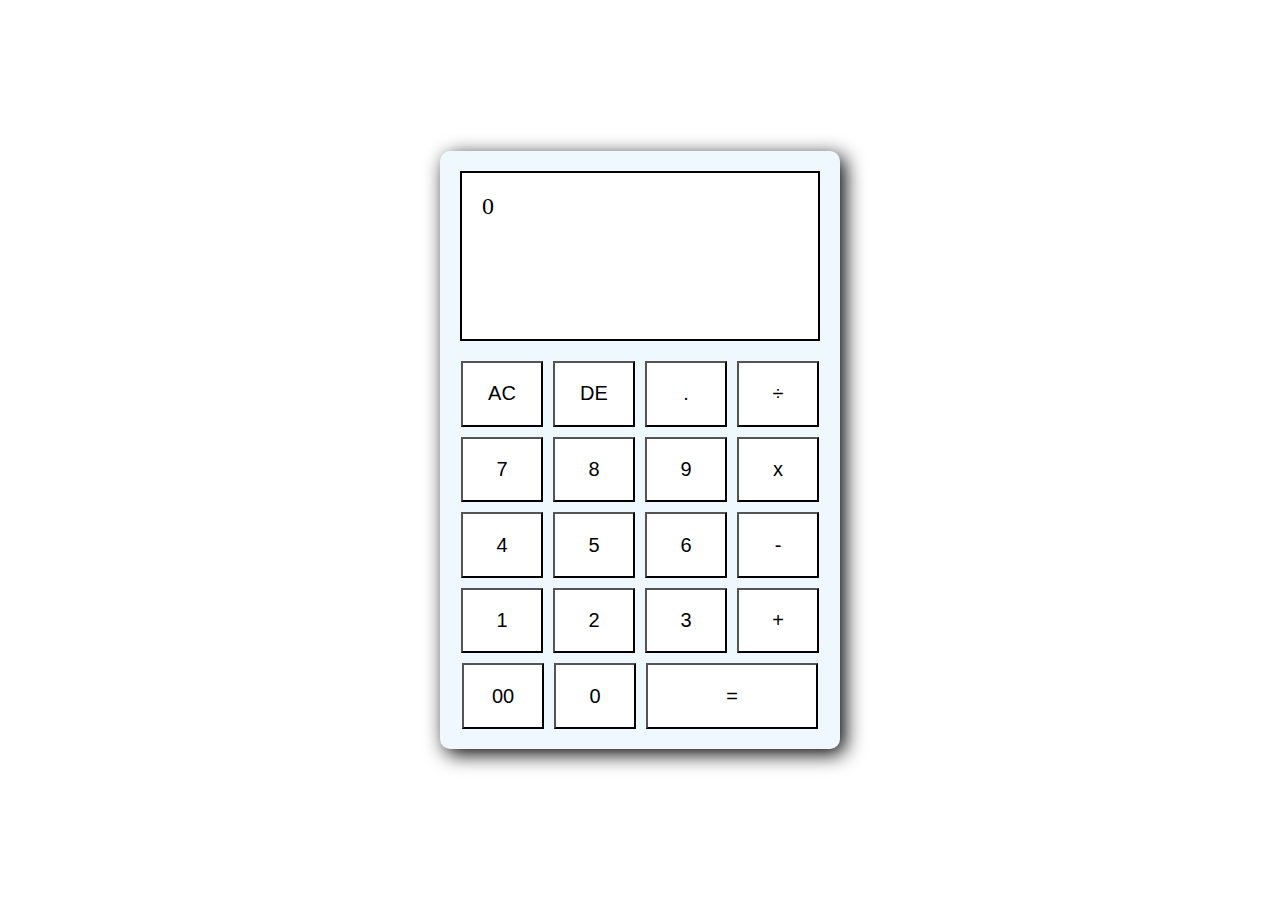
<file: calculator-last-of-last/index.html>
<html lang="en">
  <head>
    <meta charset="UTF-8" />
    <meta http-equiv="X-UA-Compatible" content="IE=edge" />
    <meta name="viewport" content="width=device-width, initial-scale=1.0" />
    <title>Calculator1</title>
    <link rel="stylesheet" href="css/style.min.css" />
  </head>
  <body>
    <div class="calculator">
      <div class="inner">
        <div class="screen">
          <p></p>
        </div>
        <div class="button-wrapper">
          <!-- line 1 -->
          <button type="button" id="allClear" value="ac">AC</button>
          <button type="button" id="delete" value="de">DE</button>
          <button type="button" id="decimal" value=".">.</button>
          <button type="button" class="operator" value="/">÷</button>
          <!-- line 2 -->
          <button type="button" class="number" value="7">7</button>
          <button type="button" class="number" value="8">8</button>
          <button type="button" class="number" value="9">9</button>
          <button type="button" class="operator" value="*">x</button>
          <!-- line 3 -->
          <button type="button" class="number" value="4">4</button>
          <button type="button" class="number" value="5">5</button>
          <button type="button" class="number" value="6">6</button>
          <button type="button" class="operator" value="-">-</button>
          <!-- line 4 -->
          <button type="button" class="number" value="1">1</button>
          <button type="button" class="number" value="2">2</button>
          <button type="button" class="number" value="3">3</button>
          <button type="button" class="operator" value="+">+</button>
          <!-- line 5 -->
          <button type="button" class="number" value="00">00</button>
          <button type="button" class="number" value="0">0</button>
          <button type="button" id="equal" value="=">=</button>
        </div>
      </div>
    </div>
    <!-- js -->
    <script src="script.js"></script>
  </body>
</html>
</file>
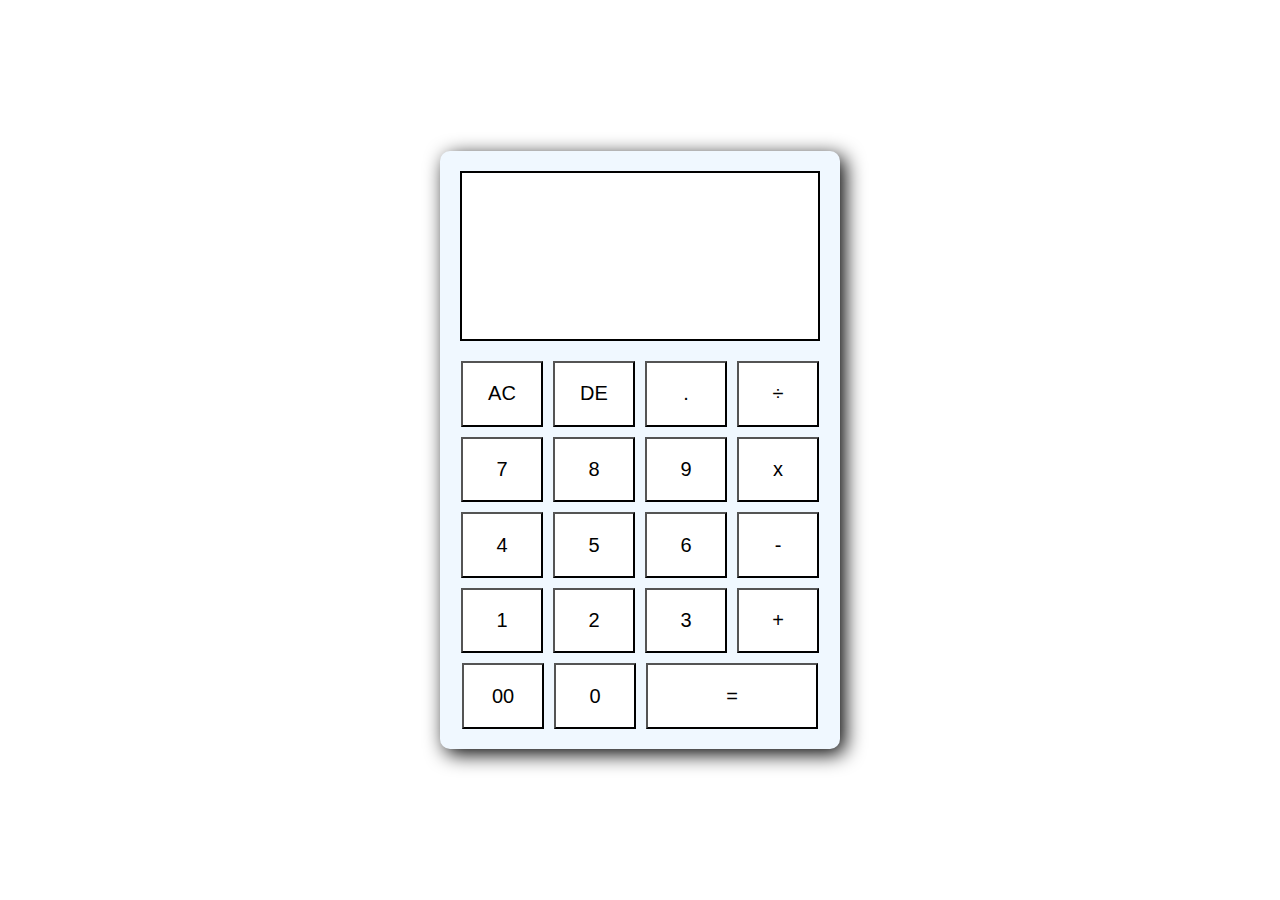
<file: calculator-last/index.html>
<html lang="en">
  <head>
    <meta charset="UTF-8" />
    <meta http-equiv="X-UA-Compatible" content="IE=edge" />
    <meta name="viewport" content="width=device-width, initial-scale=1.0" />
    <title>Calculator1</title>
    <link rel="stylesheet" href="css/style.min.css" />
  </head>
  <body>
    <div class="calculator">
      <div class="inner">
        <div class="screen">
          <p></p>
        </div>
        <div class="button-wrapper">
          <!-- line 1 -->
          <button type="button" id="allClear" data-type="clear" value="ac">
            AC
          </button>
          <button type="button" id="delete" data-type="delete" value="de">
            DE
          </button>
          <button type="button" id="decimal" data-type="number" value=".">
            .
          </button>
          <button type="button" id="divide" data-type="operator" value="/">
            ÷
          </button>
          <!-- line 2 -->
          <button type="button" data-type="number" value="7">7</button>
          <button type="button" data-type="number" value="8">8</button>
          <button type="button" data-type="number" value="9">9</button>
          <button type="button" id="multiply" data-type="operator" value="*">
            x
          </button>
          <!-- line 3 -->
          <button type="button" data-type="number" value="4">4</button>
          <button type="button" data-type="number" value="5">5</button>
          <button type="button" data-type="number" value="6">6</button>
          <button type="button" id="minus" data-type="operator" value="-">
            -
          </button>
          <!-- line 4 -->
          <button type="button" data-type="number" value="1">1</button>
          <button type="button" data-type="number" value="2">2</button>
          <button type="button" data-type="number" value="3">3</button>
          <button type="button" id="plus" data-type="operator" value="+">
            +
          </button>
          <!-- line 5 -->
          <button type="button" data-type="number" value="00">00</button>
          <button type="button" data-type="number" value="0">0</button>
          <button type="button" id="equal" data-type="equal" value="=">
            =
          </button>
        </div>
      </div>
    </div>
    <!-- js -->
    <script src="script.js"></script>
  </body>
</html>
</file>
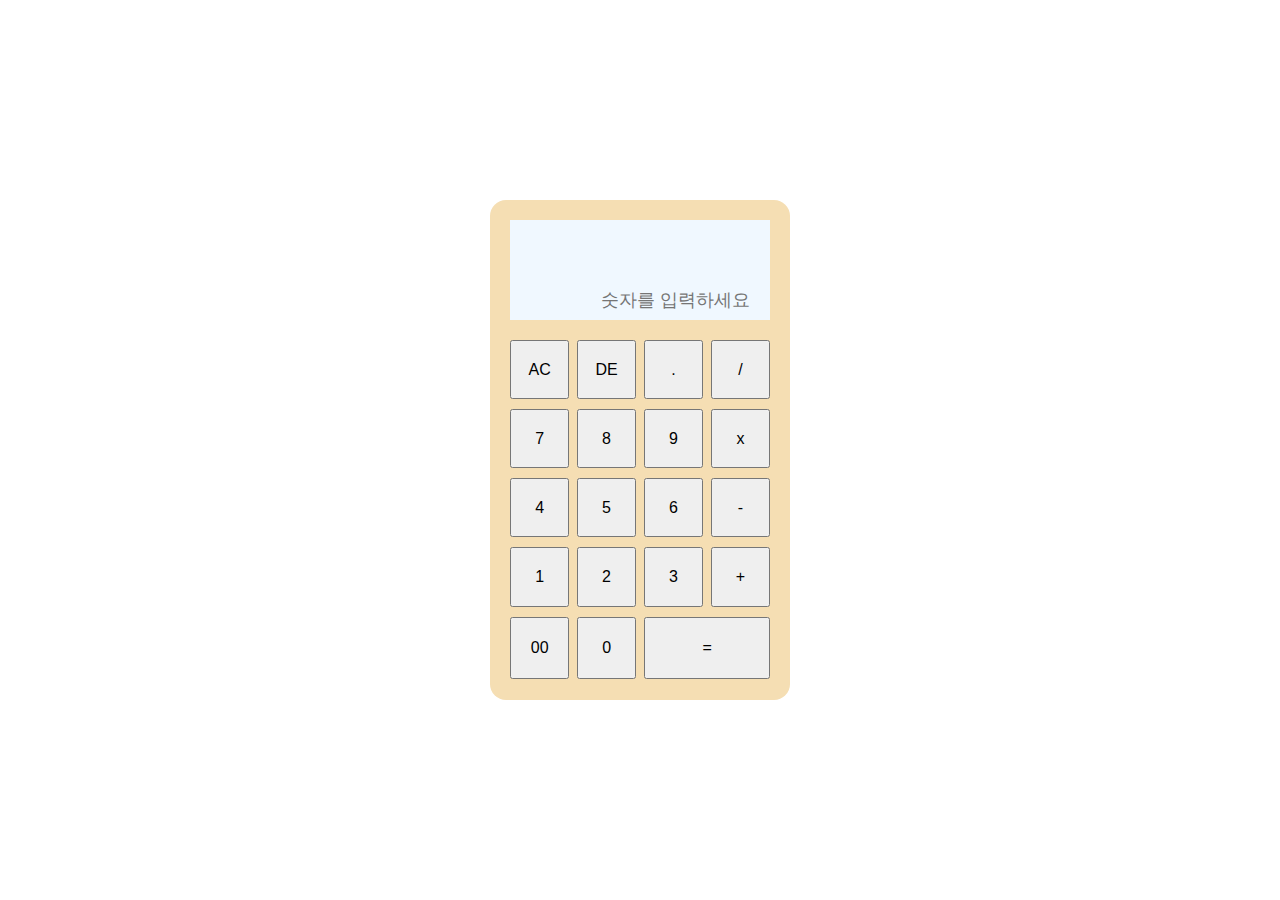
<file: calculator0_작동x/index.html>
<html lang="en">
<head>
  <meta charset="UTF-8">
  <meta http-equiv="X-UA-Compatible" content="IE=edge">
  <meta name="viewport" content="width=device-width, initial-scale=1.0">
  <title>Js Calculator</title>
  <link rel="stylesheet" href="css/style.css">
  <script defer src="script.js"></script>
</head>
<body>
  <div class="container">
    <div class="screen">
      <input type="text" placeholder="숫자를 입력하세요" oninput="this.value = this.value.replace(/[^0-9.]/g, '').replace(/(\..*)\./g, '$1');"  >
    </div>
    <div class="button-box">
      <!-- first line -->
      <div class="first-line">
        <button class="ac">AC</button>
        <button class="de">DE</button>
        <button class="dot">.</button>
        <button class="division">/</button>
      </div>
      <!-- second line -->
      <div class="second-line">
        <button class="seven">7</button>
        <button class="eight">8</button>
        <button class="nine">9</button>
        <button class="multiply">x</button>
      </div>
      <!-- third line -->
      <div class="third-line">
        <button class="four">4</button>
        <button class="five">5</button>
        <button class="six">6</button>
        <button class="minus">-</button>
      </div>
      <!-- fourth line -->
      <div class="fourth-line">
        <button class="one">1</button>
        <button class="two">2</button>
        <button class="three">3</button>
        <button class="plus">+</button>
      </div>
      <!-- fifth line -->
      <div class="fifth-line">
        <button class="double-zero">00</button>
        <button class="zero">0</button>
        <button class="equal">=</button>
      </div>
    </div>
  </div>
</body>
</html>
</file>
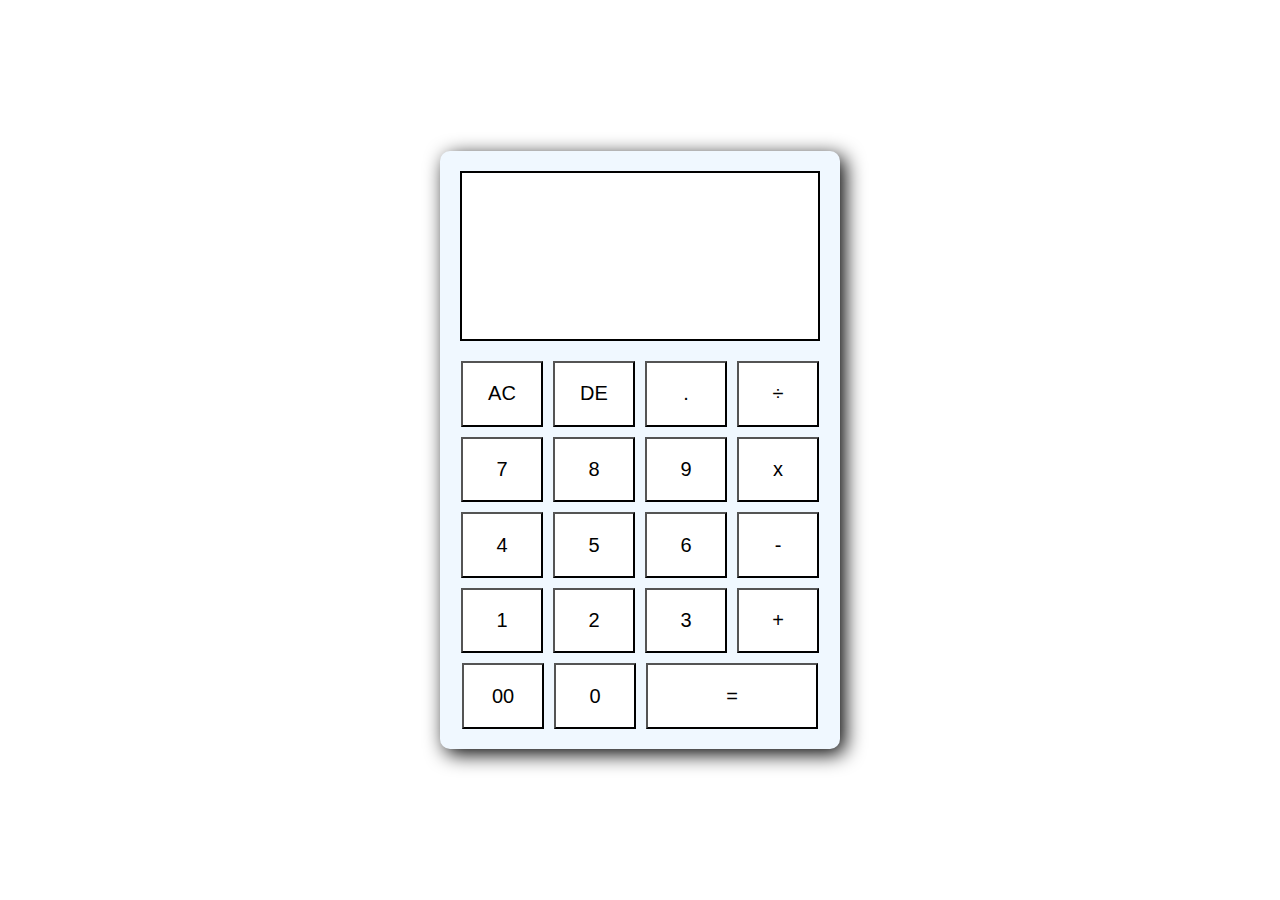
<file: calculator1/index.html>
<html lang="en">
  <head>
    <meta charset="UTF-8" />
    <meta http-equiv="X-UA-Compatible" content="IE=edge" />
    <meta name="viewport" content="width=device-width, initial-scale=1.0" />
    <title>Calculator1</title>
    <link rel="stylesheet" href="css/style.css" />
  </head>
  <body>
    <div class="calculator">
      <div class="inner">
        <div class="screen">
          <p></p>
        </div>
        <div class="button-wrapper">
          <!-- line 1 -->
          <button type="button" id="allClear" class="operator" value="ac">
            AC
          </button>
          <button type="button" id="delete" class="operator" value="de">
            DE
          </button>
          <button type="button" id="decimal" class="operator" value=".">
            .
          </button>
          <button type="button" id="divide" class="operator" value="/">
            ÷
          </button>
          <!-- line 2 -->
          <button type="button" class="num" value="7">7</button>
          <button type="button" class="num" value="8">8</button>
          <button type="button" class="num" value="9">9</button>
          <button type="button" id="multiply" class="operator" value="*">
            x
          </button>
          <!-- line 3 -->
          <button type="button" class="num" value="4">4</button>
          <button type="button" class="num" value="5">5</button>
          <button type="button" class="num" value="6">6</button>
          <button type="button" id="minus" class="operator" value="-">-</button>
          <!-- line 4 -->
          <button type="button" class="num" value="1">1</button>
          <button type="button" class="num" value="2">2</button>
          <button type="button" class="num" value="3">3</button>
          <button type="button" id="plus" class="operator" value="+">+</button>
          <!-- line 5 -->
          <button type="button" class="num" value="00">00</button>
          <button type="button" class="num" value="0">0</button>
          <button type="button" id="equal" class="operator" value="=">=</button>
        </div>
      </div>
    </div>
    <!-- js -->
    <script src="script.js"></script>
  </body>
</html>
</file>
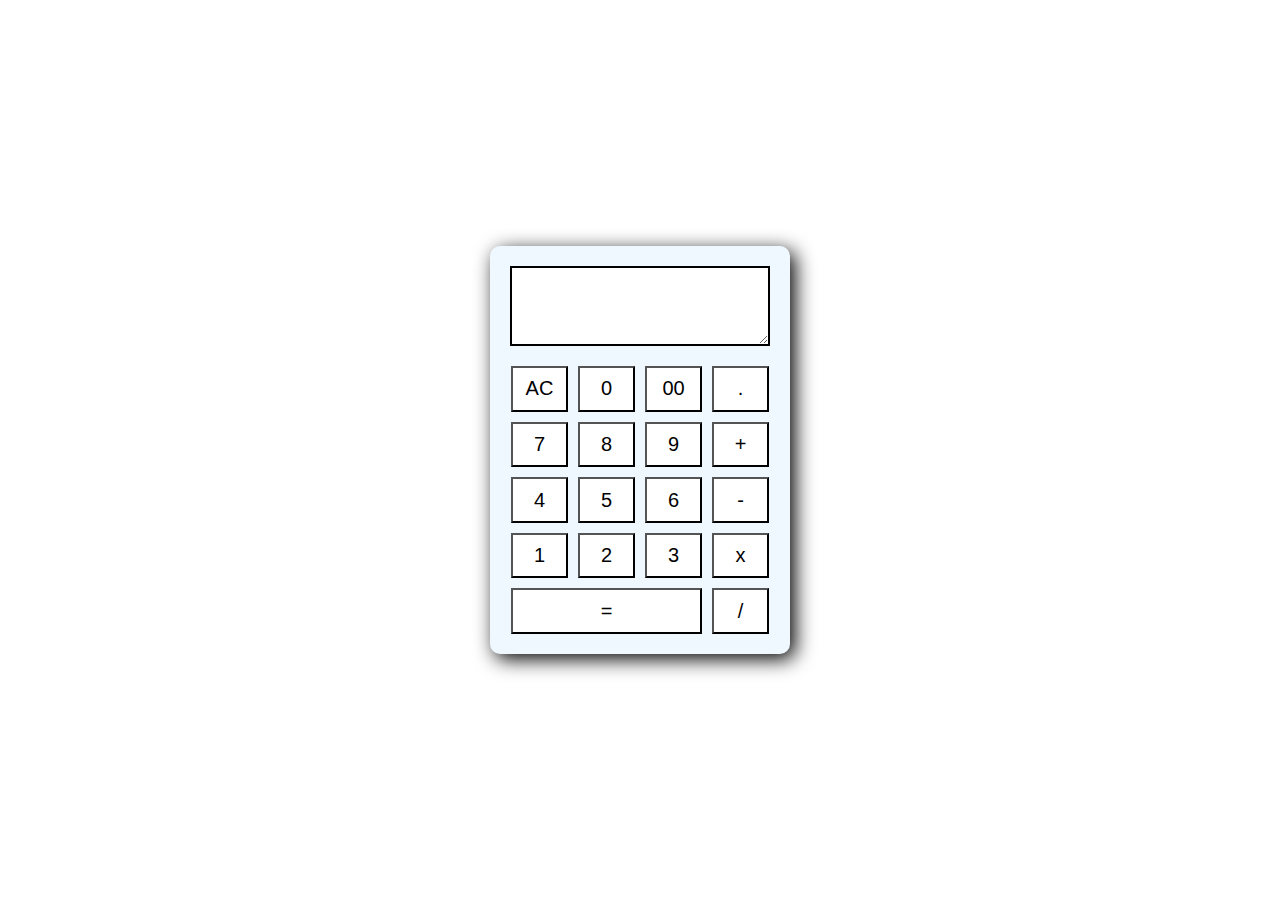
<file: calculator2/index.html>
<html lang="en">
  <head>
    <meta charset="UTF-8" />
    <meta http-equiv="X-UA-Compatible" content="IE=edge" />
    <meta name="viewport" content="width=device-width, initial-scale=1.0" />
    <title>Calculator2</title>
    <link rel="stylesheet" href="css/style.css" />
  </head>
  <body>
    <div class="calculator">
      <div class="inner">
        <textarea id="screen" readonly></textarea>
        <div class="button-wrapper">
          <!-- line 1 -->
          <button type="button" id="clear" value="" onclick="clearInput(document.getElementById('clear').value)"">AC</button>
          <button type="button" id="zero" value="0" onclick="takeValue(document.getElementById('zero').value)">0</button>
          <button type="button" id="doubleZero" value="00" onclick="takeValue(document.getElementById('doubleZero').value)">00</button>
          <button type="button" id="decimal" value="." onclick="takeValue(document.getElementById('decimal').value)">.</button>
          <!-- line 2 -->
          <button type="button" id="seven" value="7" onclick="takeValue(document.getElementById('seven').value)">7</button>
          <button type="button" id="eight" value="8" onclick="takeValue(document.getElementById('eight').value)">8</button>
          <button type="button" id="nine" value="9" onclick="takeValue(document.getElementById('nine').value)">9</button>
          <button type="button" id="plus" value="+" onclick="takeValue(document.getElementById('plus').value)">+</button>
          <!-- line 3 -->
          <button type="button" id="four" value="4" onclick="takeValue(document.getElementById('four').value)">4</button>
          <button type="button" id="five" value="5" onclick="takeValue(document.getElementById('five').value)">5</button>
          <button type="button" id="six" value="6" onclick="takeValue(document.getElementById('six').value)">6</button>
          <button type="button" id="minus" value="-" onclick="takeValue(document.getElementById('minus').value)">-</button>
          <!-- line 4 -->
          <button type="button" id="one" value="1" onclick="takeValue(document.getElementById('one').value)">1</button>
          <button type="button" id="two" value="2" onclick="takeValue(document.getElementById('two').value)">2</button>
          <button type="button" id="three" value="3" onclick="takeValue(document.getElementById('three').value)">3</button>
          <button type="button" id="times" value="*" onclick="takeValue(document.getElementById('times').value)">x</button>
          <!-- line 5 -->
          <button type="button" id="equal" value="=" onclick="calculateResult()">=</button>
          <button type="button" id="divide" value="/" onclick="takeValue(document.getElementById('divide').value)">/</button>

        </div>
      </div>
    </div>
    <!-- js -->
    <script src="script.js"></script>
  </body>
</html>
</file>
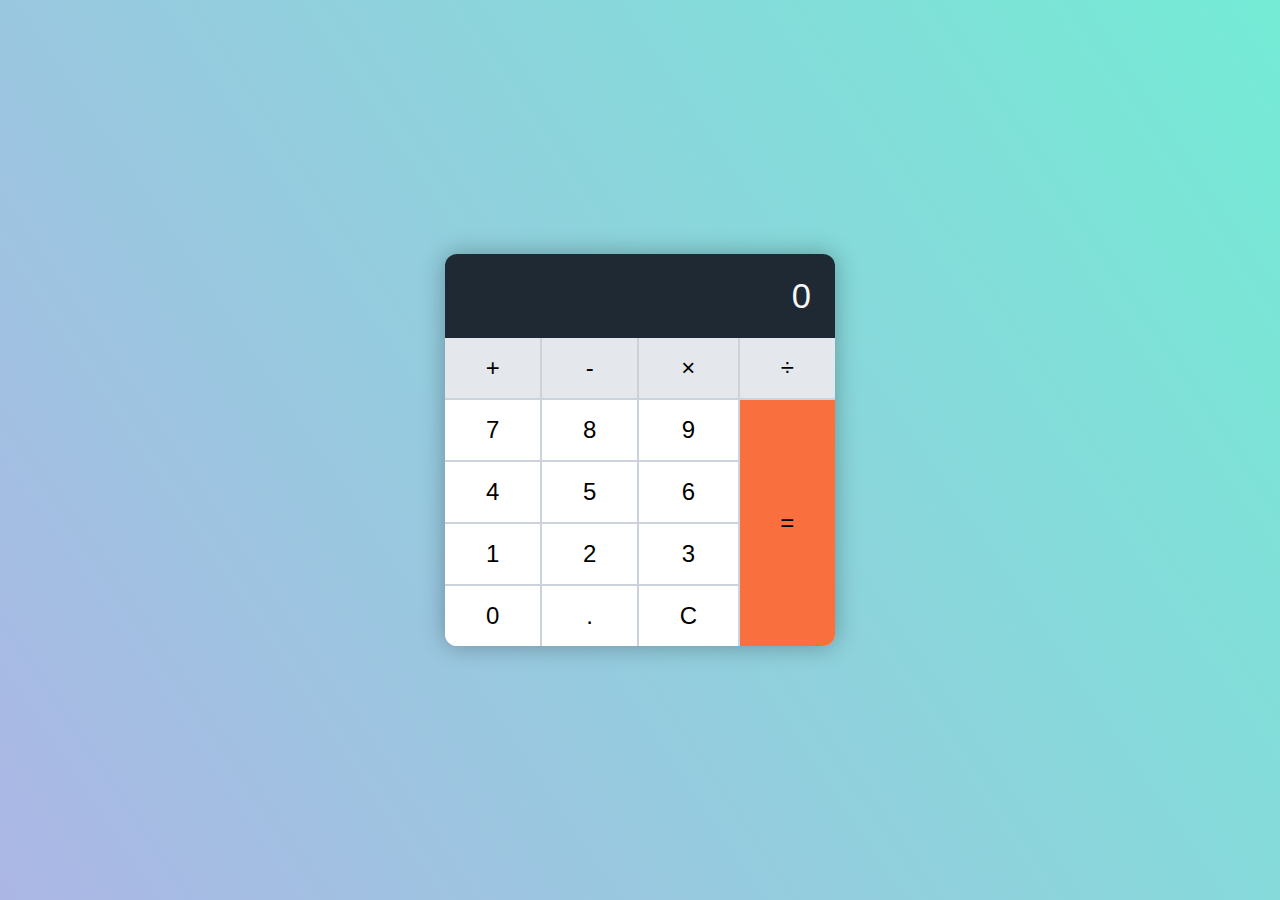
<file: calculator3/index.html>
<html lang="en">
  <head>
    <meta charset="UTF-8" />
    <meta http-equiv="X-UA-Compatible" content="IE=edge" />
    <meta name="viewport" content="width=device-width, initial-scale=1.0" />
    <title>calculator 3</title>
    <link rel="stylesheet" href="css/style.css" />
    <script defer src="script.js"></script>
  </head>
  <body>
    <div class="container">
      <div class="calculator">
        <div class="calculator__display">0</div>
        <div class="calculator__keys">
          <button data-key="plus" data-type="operator">+</button>
          <button data-key="minus" data-type="operator">-</button>
          <!-- x를 곱하기 용도로 작성하면 스크린리더가 곱하기 부호가 아닌 알파벳 x 로 읽을 수 있다.  -->
          <button data-key="times" data-type="operator">&times;</button>
          <button data-key="divide" data-type="operator">÷</button>
          <button data-key="1" data-type="number">1</button>
          <button data-key="2" data-type="number">2</button>
          <button data-key="3" data-type="number">3</button>
          <button data-key="4" data-type="number">4</button>
          <button data-key="5" data-type="number">5</button>
          <button data-key="6" data-type="number">6</button>
          <button data-key="7" data-type="number">7</button>
          <button data-key="8" data-type="number">8</button>
          <button data-key="9" data-type="number">9</button>
          <button data-key="0" data-type="number">0</button>
          <button class="decimal" data-type="number">.</button>
          <button class="clear" data-type="clear">C</button>
          <button data-key="equal" data-type="equal">=</button>
        </div>
      </div>
    </div>
  </body>
</html>
</file>
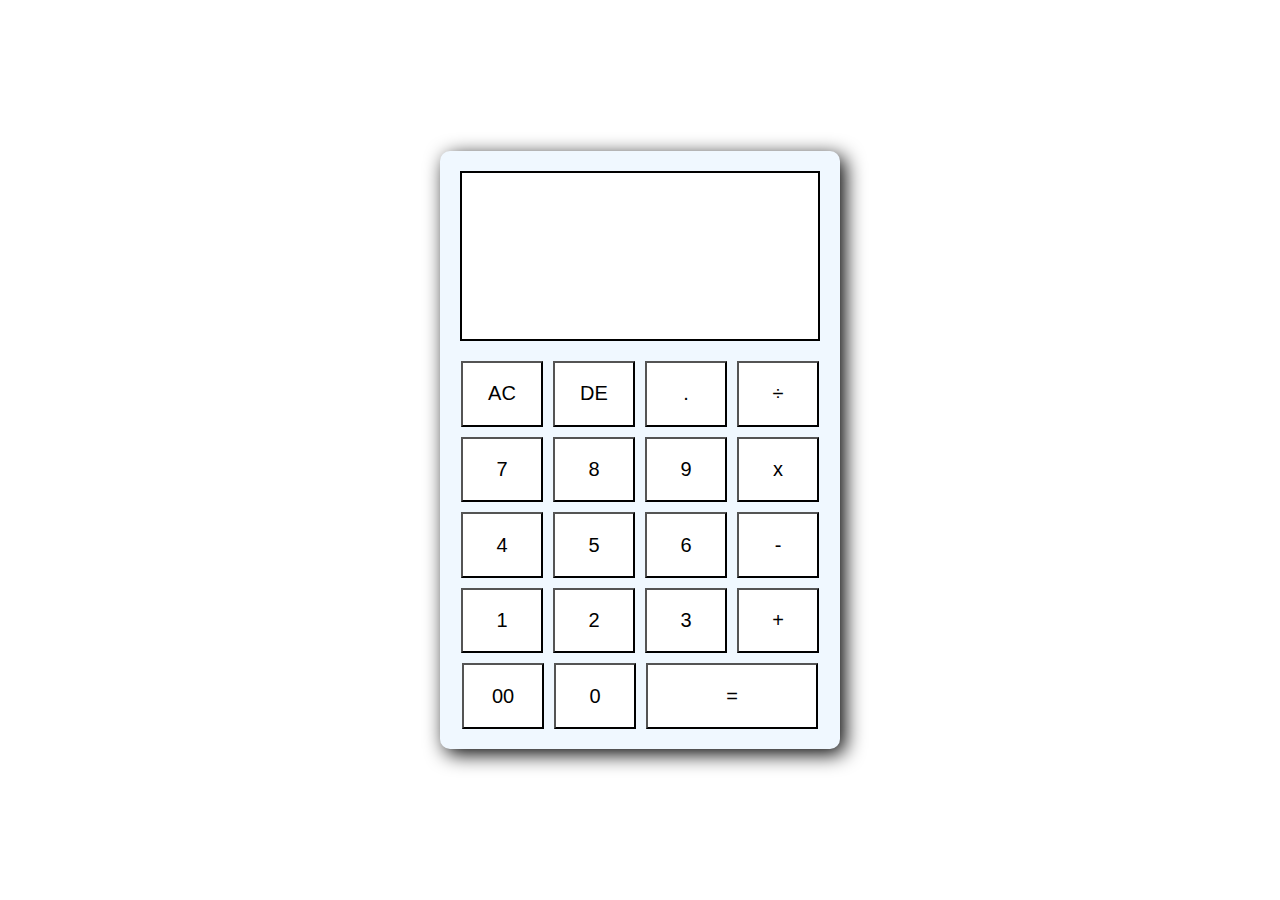
<file: master-calculator/index.html>
<html lang="en">
  <head>
    <meta charset="UTF-8" />
    <meta http-equiv="X-UA-Compatible" content="IE=edge" />
    <meta name="viewport" content="width=device-width, initial-scale=1.0" />
    <title>Calculator1</title>
    <link rel="stylesheet" href="css/style.min.css" />
  </head>
  <body>
    <div class="calculator">
      <div class="inner">
        <div class="screen">
          <p></p>
        </div>
        <div class="button-wrapper">
          <!-- line 1 -->
          <button type="button" id="allClear" data-type="clear" value="ac">
            AC
          </button>
          <button type="button" id="delete" data-type="delete" value="de">
            DE
          </button>
          <button type="button" id="decimal" data-type="number" value=".">
            .
          </button>
          <button type="button" id="divide" data-type="operator" value="/">
            ÷
          </button>
          <!-- line 2 -->
          <button type="button" data-type="number" value="7">7</button>
          <button type="button" data-type="number" value="8">8</button>
          <button type="button" data-type="number" value="9">9</button>
          <button type="button" id="multiply" data-type="operator" value="*">
            x
          </button>
          <!-- line 3 -->
          <button type="button" data-type="number" value="4">4</button>
          <button type="button" data-type="number" value="5">5</button>
          <button type="button" data-type="number" value="6">6</button>
          <button type="button" id="minus" data-type="operator" value="-">
            -
          </button>
          <!-- line 4 -->
          <button type="button" data-type="number" value="1">1</button>
          <button type="button" data-type="number" value="2">2</button>
          <button type="button" data-type="number" value="3">3</button>
          <button type="button" id="plus" data-type="operator" value="+">
            +
          </button>
          <!-- line 5 -->
          <button type="button" data-type="number" value="00">00</button>
          <button type="button" data-type="number" value="0">0</button>
          <button type="button" id="equal" data-type="equal" value="=">
            =
          </button>
        </div>
      </div>
    </div>
    <!-- js -->
    <script src="script3.js"></script>
  </body>
</html>
</file>
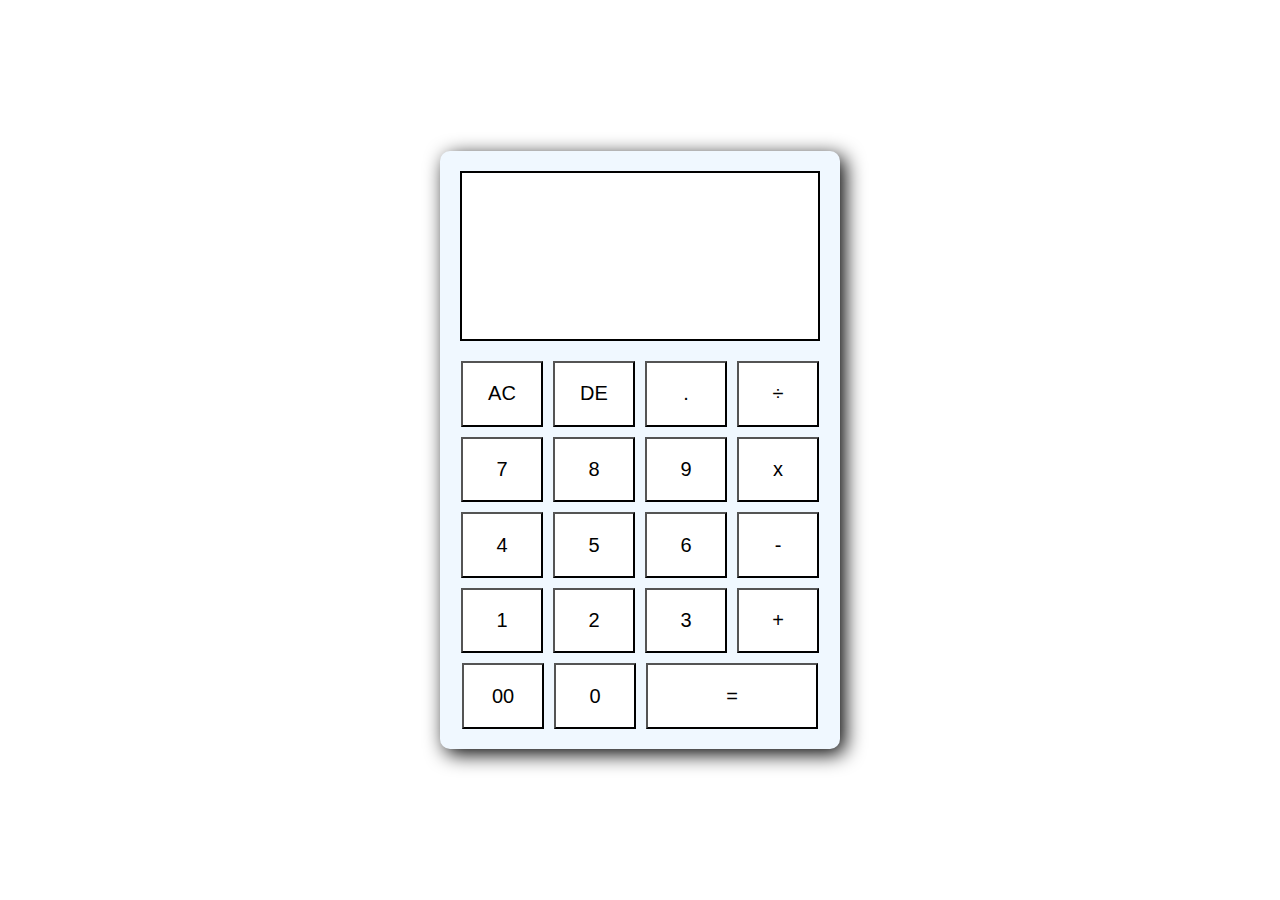
<file: my-calculator/index.html>
<html lang="en">
  <head>
    <meta charset="UTF-8" />
    <meta http-equiv="X-UA-Compatible" content="IE=edge" />
    <meta name="viewport" content="width=device-width, initial-scale=1.0" />
    <title>Calculator1</title>
    <link rel="stylesheet" href="css/style.css" />
  </head>
  <body>
    <div class="calculator">
      <div class="inner">
        <div class="screen">
          <p></p>
        </div>
        <div class="button-wrapper">
          <!-- line 1 -->
          <button type="button" id="allClear" data-type="clear" value="ac">
            AC
          </button>
          <button type="button" id="delete" data-type="delete" value="de">
            DE
          </button>
          <button type="button" id="decimal" data-type="operator" value=".">
            .
          </button>
          <button type="button" id="divide" data-type="operator" value="/">
            ÷
          </button>
          <!-- line 2 -->
          <button type="button" data-type="number" value="7">7</button>
          <button type="button" data-type="number" value="8">8</button>
          <button type="button" data-type="number" value="9">9</button>
          <button type="button" id="multiply" data-type="operator" value="*">
            x
          </button>
          <!-- line 3 -->
          <button type="button" data-type="number" value="4">4</button>
          <button type="button" data-type="number" value="5">5</button>
          <button type="button" data-type="number" value="6">6</button>
          <button type="button" id="minus" data-type="operator" value="-">-</button>
          <!-- line 4 -->
          <button type="button" data-type="number" value="1">1</button>
          <button type="button" data-type="number" value="2">2</button>
          <button type="button" data-type="number" value="3">3</button>
          <button type="button" id="plus" data-type="operator" value="+">+</button>
          <!-- line 5 -->
          <button type="button" data-type="number" value="00">00</button>
          <button type="button" data-type="number" value="0">0</button>
          <button type="button" id="equal" data-type="equal" value="=">=</button>
        </div>
      </div>
    </div>
    <!-- js -->
    <script src="script.js"></script>
  </body>
</html>
</file>
<file: calculator0_작동x/css/style.css>
* {
  padding: 0;
  margin: 0;
  box-sizing: border-box;
}

ol, ul, li {
  list-style: none;
}

a {
  text-decoration: none;
}

body {
  display: flex;
  justify-content: center;
  align-items: center;
}

.container {
  display: flex;
  flex-direction: column;
  width: 300px;
  height: 500px;
  background: wheat;
  padding: 20px;
  border-radius: 16px;
}
.container .screen {
  width: 100%;
  height: 100px;
  margin-bottom: 20px;
}
.container .screen input {
  position: relative;
  width: 100%;
  height: 100%;
  width: 260px;
  background-color: aliceblue;
  border: none;
  text-align: right;
  font-size: 18px;
  padding: 80px 20px 20px;
}
.container .button-box {
  display: flex;
  flex-direction: column;
  gap: 10px;
}
.container .button-box div {
  display: flex;
  gap: 3%;
}
.container .button-box div button {
  flex: 1;
  aspect-ratio: 1;
  font-size: 16px;
}
.container .button-box div.fifth-line button {
  aspect-ratio: 2/1;
}
.container .button-box div.fifth-line button:last-child {
  flex: 2.2;
}/*# sourceMappingURL=style.css.map */
</file>
<file: calculator1/css/style.css>
* {
  margin: 0;
  padding: 0;
  box-sizing: border-box;
}

body {
  display: flex;
  justify-content: center;
  align-items: center;
}

.calculator {
  width: 400px;
  height: -moz-fit-content;
  height: fit-content;
  background: aliceblue;
  box-shadow: 5px 5px 20px;
  border-radius: 10px;
}
.calculator .inner {
  display: flex;
  flex-direction: column;
  gap: 20px;
  padding: 20px;
}
.calculator .inner .screen {
  width: 100%;
  height: 170px;
  background-color: white;
  border: 2px solid #000;
  padding: 20px;
  overflow: hidden;
}
.calculator .inner .screen p {
  font-size: 24px;
  word-wrap: break-word;
}
.calculator .inner .button-wrapper {
  display: flex;
  flex-wrap: wrap;
  justify-content: center;
  gap: 10px;
}
.calculator .inner .button-wrapper button {
  display: inline-block;
  width: calc(25% - 8px);
  aspect-ratio: 5/4;
  font-size: 20px;
  background-color: white;
}
.calculator .inner .button-wrapper button:last-child {
  width: calc(50% - 8px);
  aspect-ratio: unset;
}/*# sourceMappingURL=style.css.map */
</file>
<file: calculator2/css/style.css>
* {
  margin: 0;
  padding: 0;
  box-sizing: border-box;
}

body {
  display: flex;
  justify-content: center;
  align-items: center;
}

.calculator {
  width: 300px;
  height: -moz-fit-content;
  height: fit-content;
  background: aliceblue;
  box-shadow: 5px 5px 20px;
  border-radius: 10px;
}
.calculator .inner {
  display: flex;
  flex-direction: column;
  gap: 20px;
  padding: 20px;
}
.calculator .inner #screen {
  width: 100%;
  height: 80px;
  background-color: white;
  border: 2px solid #000;
  padding: 16px;
  overflow: hidden;
  font-size: 18px;
  font-family: Arial, Helvetica, sans-serif;
  word-wrap: break-word;
}
.calculator .inner .button-wrapper {
  display: flex;
  flex-wrap: wrap;
  justify-content: center;
  gap: 10px;
}
.calculator .inner .button-wrapper button {
  display: inline-block;
  width: calc(25% - 8px);
  aspect-ratio: 5/4;
  font-size: 20px;
  background-color: white;
}
.calculator .inner .button-wrapper button:nth-last-child(2) {
  width: calc(75% - 4px);
  aspect-ratio: unset;
}/*# sourceMappingURL=style.css.map */
</file>
<file: calculator3/css/style.css>
/*******************
 Box Sizing
 *******************/
html {
  box-sizing: border-box;
}

*,
*::before,
*::after {
  box-sizing: inherit;
}

/****************************
 Generic Margins and Paddings
 ****************************/
body,
h1,
h2,
h3,
h4,
h5,
h6,
ul,
ol,
li,
p,
pre,
blockquote,
figure,
hr {
  margin: 0;
  padding: 0;
}

/*******************
 Lists
 *******************/
ul {
  list-style: none;
}

/*******************
 Forms and buttons
 *******************/
input,
textarea,
select,
button {
  color: inherit;
  font: inherit;
  letter-spacing: inherit;
}

/* I usually expand input and textarea to full-width */
input[type=text],
textarea {
  width: 100%;
}

/* More friendly border */
input,
textarea,
button {
  border: 1px solid gray;
}

/* Some defaults for one-liner buttons */
button {
  padding: 0.75em 1em;
  border-radius: 0;
  line-height: 1;
  background-color: transparent;
}

button * {
  pointer-events: none;
}

/***********************************
 Easy responsive for media elements
 ***********************************/
img,
svg,
iframe,
video,
object,
embed {
  display: block;
  max-width: 100%;
}

/*******************
 Useful table styles
 *******************/
table {
  table-layout: fixed;
  width: 100%;
}

/*******************
 The hidden attribute
 *******************/
[hidden] {
  display: none !important;
}

/*******************
 Noscript
 *******************/
noscript {
  display: block;
  margin-bottom: 1em;
  margin-top: 1em;
}

/*******************
 Focus
 *******************/
[tabindex="-1"] {
  outline: none !important;
}

/**
 * base styles and typography
 * ---------------
 */
:root {
  --orange-050: #ffe8d9;
  --orange-100: #ffd0b5;
  --orange-200: #ffb088;
  --orange-300: #ff9466;
  --orange-400: #f9703e;
  --orange-500: #f35627;
  --orange-600: #de3a11;
  --orange-700: #c52707;
  --orange-800: #ad1d07;
  --orange-900: #841003;
  --grey-050: #f5f7fa;
  --grey-100: #e4e7eb;
  --grey-200: #cbd2d9;
  --grey-300: #9aa5b1;
  --grey-400: #7b8794;
  --grey-500: #616e7c;
  --grey-600: #52606d;
  --grey-700: #3e4c59;
  --grey-800: #323f4b;
  --grey-900: #1f2933;
}

/*******************
Base styles
 *******************/
html {
  font-size: 150%;
  font-weight: 300;
  font-family: "Roboto", Helvetica, Arial, sans-serif;
  line-height: 1.4;
}

body {
  display: flex;
  background-image: linear-gradient(236deg, #74ebd5, #acb6e5);
  justify-content: center;
  align-items: center;
  height: 100vh;
}

.container .calculator {
  box-shadow: 0 0 25px rgba(0, 0, 0, 0.3);
  border-radius: 0.5em;
  overflow: hidden;
}
.container .calculator .calculator__display {
  background-color: var(--grey-900);
  color: var(--grey-050);
  width: 16.25rem;
  height: 3.5rem;
  padding: 0.75rem 1rem;
  text-align: right;
  font-size: 1.44rem;
}
.container .calculator .calculator__keys {
  display: grid;
  background: var(--grey-200);
  grid-gap: 2px;
  grid-template-columns: repeat(4, auto);
  grid-template-areas: ". . . ." "seven eight nine equal" "four five six equal" "one two three equal" "zero decimal clear equal";
}
.container .calculator .calculator__keys > button {
  border: 0;
}
.container .calculator .calculator__keys [data-key="1"] {
  grid-area: one;
}
.container .calculator .calculator__keys [data-key="2"] {
  grid-area: two;
}
.container .calculator .calculator__keys [data-key="3"] {
  grid-area: three;
}
.container .calculator .calculator__keys [data-key="4"] {
  grid-area: four;
}
.container .calculator .calculator__keys [data-key="5"] {
  grid-area: five;
}
.container .calculator .calculator__keys [data-key="6"] {
  grid-area: six;
}
.container .calculator .calculator__keys [data-key="7"] {
  grid-area: seven;
}
.container .calculator .calculator__keys [data-key="8"] {
  grid-area: eight;
}
.container .calculator .calculator__keys [data-key="9"] {
  grid-area: nine;
}
.container .calculator .calculator__keys [data-key="0"] {
  grid-area: zero;
}
.container .calculator .calculator__keys [data-type=demical] {
  grid-area: decimal;
}
.container .calculator .calculator__keys [data-type=clear] {
  grid-area: clear;
  background: #fff;
}
.container .calculator .calculator__keys [data-type=clear]:active {
  background: var(--grey-200);
}
.container .calculator .calculator__keys [data-type=equal] {
  grid-area: equal;
  background-color: var(--orange-400);
}
.container .calculator .calculator__keys [data-type=equal]:active {
  background-color: var(--orange-500);
}
.container .calculator .calculator__keys [data-type=operator] {
  background: var(--grey-100);
}
.container .calculator .calculator__keys [data-type=operator]:active {
  background: var(--grey-200);
}
.container .calculator .calculator__keys [data-type=number] {
  background: #fff;
}
.container .calculator .calculator__keys [data-type=number]:active {
  background: var(--grey-200);
}/*# sourceMappingURL=style.css.map */
</file>
<file: my-calculator/css/style.css>
* {
  margin: 0;
  padding: 0;
  box-sizing: border-box;
}

body {
  display: flex;
  justify-content: center;
  align-items: center;
}

.calculator {
  width: 400px;
  height: -moz-fit-content;
  height: fit-content;
  background: aliceblue;
  box-shadow: 5px 5px 20px;
  border-radius: 10px;
}
.calculator .inner {
  display: flex;
  flex-direction: column;
  gap: 20px;
  padding: 20px;
}
.calculator .inner .screen {
  width: 100%;
  height: 170px;
  background-color: white;
  border: 2px solid #000;
  padding: 20px;
  overflow: hidden;
}
.calculator .inner .screen p {
  font-size: 24px;
  word-wrap: break-word;
}
.calculator .inner .button-wrapper {
  display: flex;
  flex-wrap: wrap;
  justify-content: center;
  gap: 10px;
}
.calculator .inner .button-wrapper button {
  display: inline-block;
  width: calc(25% - 8px);
  aspect-ratio: 5/4;
  font-size: 20px;
  background-color: white;
}
.calculator .inner .button-wrapper button:last-child {
  width: calc(50% - 8px);
  aspect-ratio: unset;
}/*# sourceMappingURL=style.css.map */
</file>
<file: calculator-last-of-last/css/style.min.css>
*{margin:0;padding:0;-webkit-box-sizing:border-box;box-sizing:border-box}body{display:-webkit-box;display:-ms-flexbox;display:flex;-webkit-box-pack:center;-ms-flex-pack:center;justify-content:center;-webkit-box-align:center;-ms-flex-align:center;align-items:center}.calculator{width:400px;height:-webkit-fit-content;height:-moz-fit-content;height:fit-content;background:#f0f8ff;-webkit-box-shadow:5px 5px 20px;box-shadow:5px 5px 20px;border-radius:10px}.calculator .inner{display:-webkit-box;display:-ms-flexbox;display:flex;-webkit-box-orient:vertical;-webkit-box-direction:normal;-ms-flex-direction:column;flex-direction:column;gap:20px;padding:20px}.calculator .inner .screen{width:100%;height:170px;background-color:#fff;border:2px solid #000;padding:20px;overflow:hidden}.calculator .inner .screen p{font-size:24px;word-wrap:break-word}.calculator .inner .button-wrapper{display:-webkit-box;display:-ms-flexbox;display:flex;-ms-flex-wrap:wrap;flex-wrap:wrap;-webkit-box-pack:center;-ms-flex-pack:center;justify-content:center;gap:10px}.calculator .inner .button-wrapper button{display:inline-block;width:calc(25% - 8px);aspect-ratio:5/4;font-size:20px;background-color:#fff}.calculator .inner .button-wrapper button:last-child{width:calc(50% - 8px);aspect-ratio:unset}/*# sourceMappingURL=style.min.css.map */ceMappingURL=style.min.css.map */, #74ebd5, #acb6e5);-webkit-box-pack:center;-ms-flex-pack:center;justify-content:center;-webkit-box-align:center;-ms-flex-align:center;align-items:center;height:100vh}.container .calculator{-webkit-box-shadow:0 0 25px rgba(0,0,0,.3);box-shadow:0 0 25px rgba(0,0,0,.3);border-radius:.5em;overflow:hidden}.container .calculator .calculator__display{background-color:var(--grey-900);color:var(--grey-050);width:16.25rem;height:3.5rem;padding:.75rem 1rem;text-align:right;font-size:1.44rem}.container .calculator .calculator__keys{display:grid;background:var(--grey-200);grid-gap:2px;grid-template-columns:repeat(4, auto);grid-template-areas:". . . ." "seven eight nine equal" "four five six equal" "one two three equal" "zero decimal clear equal"}.container .calculator .calculator__keys>button{border:0}.container .calculator .calculator__keys [data-key="1"]{grid-area:one}.container .calculator .calculator__keys [data-key="2"]{grid-area:two}.container .calculator .calculator__keys [data-key="3"]{grid-area:three}.container .calculator .calculator__keys [data-key="4"]{grid-area:four}.container .calculator .calculator__keys [data-key="5"]{grid-area:five}.container .calculator .calculator__keys [data-key="6"]{grid-area:six}.container .calculator .calculator__keys [data-key="7"]{grid-area:seven}.container .calculator .calculator__keys [data-key="8"]{grid-area:eight}.container .calculator .calculator__keys [data-key="9"]{grid-area:nine}.container .calculator .calculator__keys [data-key="0"]{grid-area:zero}.container .calculator .calculator__keys [data-type=demical]{grid-area:decimal}.container .calculator .calculator__keys [data-type=clear]{grid-area:clear;background:#fff}.container .calculator .calculator__keys [data-type=clear]:active{background:var(--grey-200)}.container .calculator .calculator__keys [data-type=equal]{grid-area:equal;background-color:var(--orange-400)}.container .calculator .calculator__keys [data-type=equal]:active{background-color:var(--orange-500)}.container .calculator .calculator__keys [data-type=operator]{background:var(--grey-100)}.container .calculator .calculator__keys [data-type=operator]:active{background:var(--grey-200)}.container .calculator .calculator__keys [data-type=number]{background:#fff}.container .calculator .calculator__keys [data-type=number]:active{background:var(--grey-200)}/*# sourceMappingURL=style.min.css.map */
</file>
<file: calculator-last/css/style.min.css>
*{margin:0;padding:0;-webkit-box-sizing:border-box;box-sizing:border-box}body{display:-webkit-box;display:-ms-flexbox;display:flex;-webkit-box-pack:center;-ms-flex-pack:center;justify-content:center;-webkit-box-align:center;-ms-flex-align:center;align-items:center}.calculator{width:400px;height:-webkit-fit-content;height:-moz-fit-content;height:fit-content;background:#f0f8ff;-webkit-box-shadow:5px 5px 20px;box-shadow:5px 5px 20px;border-radius:10px}.calculator .inner{display:-webkit-box;display:-ms-flexbox;display:flex;-webkit-box-orient:vertical;-webkit-box-direction:normal;-ms-flex-direction:column;flex-direction:column;gap:20px;padding:20px}.calculator .inner .screen{width:100%;height:170px;background-color:#fff;border:2px solid #000;padding:20px;overflow:hidden}.calculator .inner .screen p{font-size:24px;word-wrap:break-word}.calculator .inner .button-wrapper{display:-webkit-box;display:-ms-flexbox;display:flex;-ms-flex-wrap:wrap;flex-wrap:wrap;-webkit-box-pack:center;-ms-flex-pack:center;justify-content:center;gap:10px}.calculator .inner .button-wrapper button{display:inline-block;width:calc(25% - 8px);aspect-ratio:5/4;font-size:20px;background-color:#fff}.calculator .inner .button-wrapper button:last-child{width:calc(50% - 8px);aspect-ratio:unset}/*# sourceMappingURL=style.min.css.map */ceMappingURL=style.min.css.map */, #74ebd5, #acb6e5);-webkit-box-pack:center;-ms-flex-pack:center;justify-content:center;-webkit-box-align:center;-ms-flex-align:center;align-items:center;height:100vh}.container .calculator{-webkit-box-shadow:0 0 25px rgba(0,0,0,.3);box-shadow:0 0 25px rgba(0,0,0,.3);border-radius:.5em;overflow:hidden}.container .calculator .calculator__display{background-color:var(--grey-900);color:var(--grey-050);width:16.25rem;height:3.5rem;padding:.75rem 1rem;text-align:right;font-size:1.44rem}.container .calculator .calculator__keys{display:grid;background:var(--grey-200);grid-gap:2px;grid-template-columns:repeat(4, auto);grid-template-areas:". . . ." "seven eight nine equal" "four five six equal" "one two three equal" "zero decimal clear equal"}.container .calculator .calculator__keys>button{border:0}.container .calculator .calculator__keys [data-key="1"]{grid-area:one}.container .calculator .calculator__keys [data-key="2"]{grid-area:two}.container .calculator .calculator__keys [data-key="3"]{grid-area:three}.container .calculator .calculator__keys [data-key="4"]{grid-area:four}.container .calculator .calculator__keys [data-key="5"]{grid-area:five}.container .calculator .calculator__keys [data-key="6"]{grid-area:six}.container .calculator .calculator__keys [data-key="7"]{grid-area:seven}.container .calculator .calculator__keys [data-key="8"]{grid-area:eight}.container .calculator .calculator__keys [data-key="9"]{grid-area:nine}.container .calculator .calculator__keys [data-key="0"]{grid-area:zero}.container .calculator .calculator__keys [data-type=demical]{grid-area:decimal}.container .calculator .calculator__keys [data-type=clear]{grid-area:clear;background:#fff}.container .calculator .calculator__keys [data-type=clear]:active{background:var(--grey-200)}.container .calculator .calculator__keys [data-type=equal]{grid-area:equal;background-color:var(--orange-400)}.container .calculator .calculator__keys [data-type=equal]:active{background-color:var(--orange-500)}.container .calculator .calculator__keys [data-type=operator]{background:var(--grey-100)}.container .calculator .calculator__keys [data-type=operator]:active{background:var(--grey-200)}.container .calculator .calculator__keys [data-type=number]{background:#fff}.container .calculator .calculator__keys [data-type=number]:active{background:var(--grey-200)}/*# sourceMappingURL=style.min.css.map */
</file>
<file: master-calculator/css/style.min.css>
*{margin:0;padding:0;-webkit-box-sizing:border-box;box-sizing:border-box}body{display:-webkit-box;display:-ms-flexbox;display:flex;-webkit-box-pack:center;-ms-flex-pack:center;justify-content:center;-webkit-box-align:center;-ms-flex-align:center;align-items:center}.calculator{width:400px;height:-webkit-fit-content;height:-moz-fit-content;height:fit-content;background:#f0f8ff;-webkit-box-shadow:5px 5px 20px;box-shadow:5px 5px 20px;border-radius:10px}.calculator .inner{display:-webkit-box;display:-ms-flexbox;display:flex;-webkit-box-orient:vertical;-webkit-box-direction:normal;-ms-flex-direction:column;flex-direction:column;gap:20px;padding:20px}.calculator .inner .screen{width:100%;height:170px;background-color:#fff;border:2px solid #000;padding:20px;overflow:hidden}.calculator .inner .screen p{font-size:24px;word-wrap:break-word}.calculator .inner .button-wrapper{display:-webkit-box;display:-ms-flexbox;display:flex;-ms-flex-wrap:wrap;flex-wrap:wrap;-webkit-box-pack:center;-ms-flex-pack:center;justify-content:center;gap:10px}.calculator .inner .button-wrapper button{display:inline-block;width:calc(25% - 8px);aspect-ratio:5/4;font-size:20px;background-color:#fff}.calculator .inner .button-wrapper button:last-child{width:calc(50% - 8px);aspect-ratio:unset}/*# sourceMappingURL=style.min.css.map */ceMappingURL=style.min.css.map */, #74ebd5, #acb6e5);-webkit-box-pack:center;-ms-flex-pack:center;justify-content:center;-webkit-box-align:center;-ms-flex-align:center;align-items:center;height:100vh}.container .calculator{-webkit-box-shadow:0 0 25px rgba(0,0,0,.3);box-shadow:0 0 25px rgba(0,0,0,.3);border-radius:.5em;overflow:hidden}.container .calculator .calculator__display{background-color:var(--grey-900);color:var(--grey-050);width:16.25rem;height:3.5rem;padding:.75rem 1rem;text-align:right;font-size:1.44rem}.container .calculator .calculator__keys{display:grid;background:var(--grey-200);grid-gap:2px;grid-template-columns:repeat(4, auto);grid-template-areas:". . . ." "seven eight nine equal" "four five six equal" "one two three equal" "zero decimal clear equal"}.container .calculator .calculator__keys>button{border:0}.container .calculator .calculator__keys [data-key="1"]{grid-area:one}.container .calculator .calculator__keys [data-key="2"]{grid-area:two}.container .calculator .calculator__keys [data-key="3"]{grid-area:three}.container .calculator .calculator__keys [data-key="4"]{grid-area:four}.container .calculator .calculator__keys [data-key="5"]{grid-area:five}.container .calculator .calculator__keys [data-key="6"]{grid-area:six}.container .calculator .calculator__keys [data-key="7"]{grid-area:seven}.container .calculator .calculator__keys [data-key="8"]{grid-area:eight}.container .calculator .calculator__keys [data-key="9"]{grid-area:nine}.container .calculator .calculator__keys [data-key="0"]{grid-area:zero}.container .calculator .calculator__keys [data-type=demical]{grid-area:decimal}.container .calculator .calculator__keys [data-type=clear]{grid-area:clear;background:#fff}.container .calculator .calculator__keys [data-type=clear]:active{background:var(--grey-200)}.container .calculator .calculator__keys [data-type=equal]{grid-area:equal;background-color:var(--orange-400)}.container .calculator .calculator__keys [data-type=equal]:active{background-color:var(--orange-500)}.container .calculator .calculator__keys [data-type=operator]{background:var(--grey-100)}.container .calculator .calculator__keys [data-type=operator]:active{background:var(--grey-200)}.container .calculator .calculator__keys [data-type=number]{background:#fff}.container .calculator .calculator__keys [data-type=number]:active{background:var(--grey-200)}/*# sourceMappingURL=style.min.css.map */
</file>
